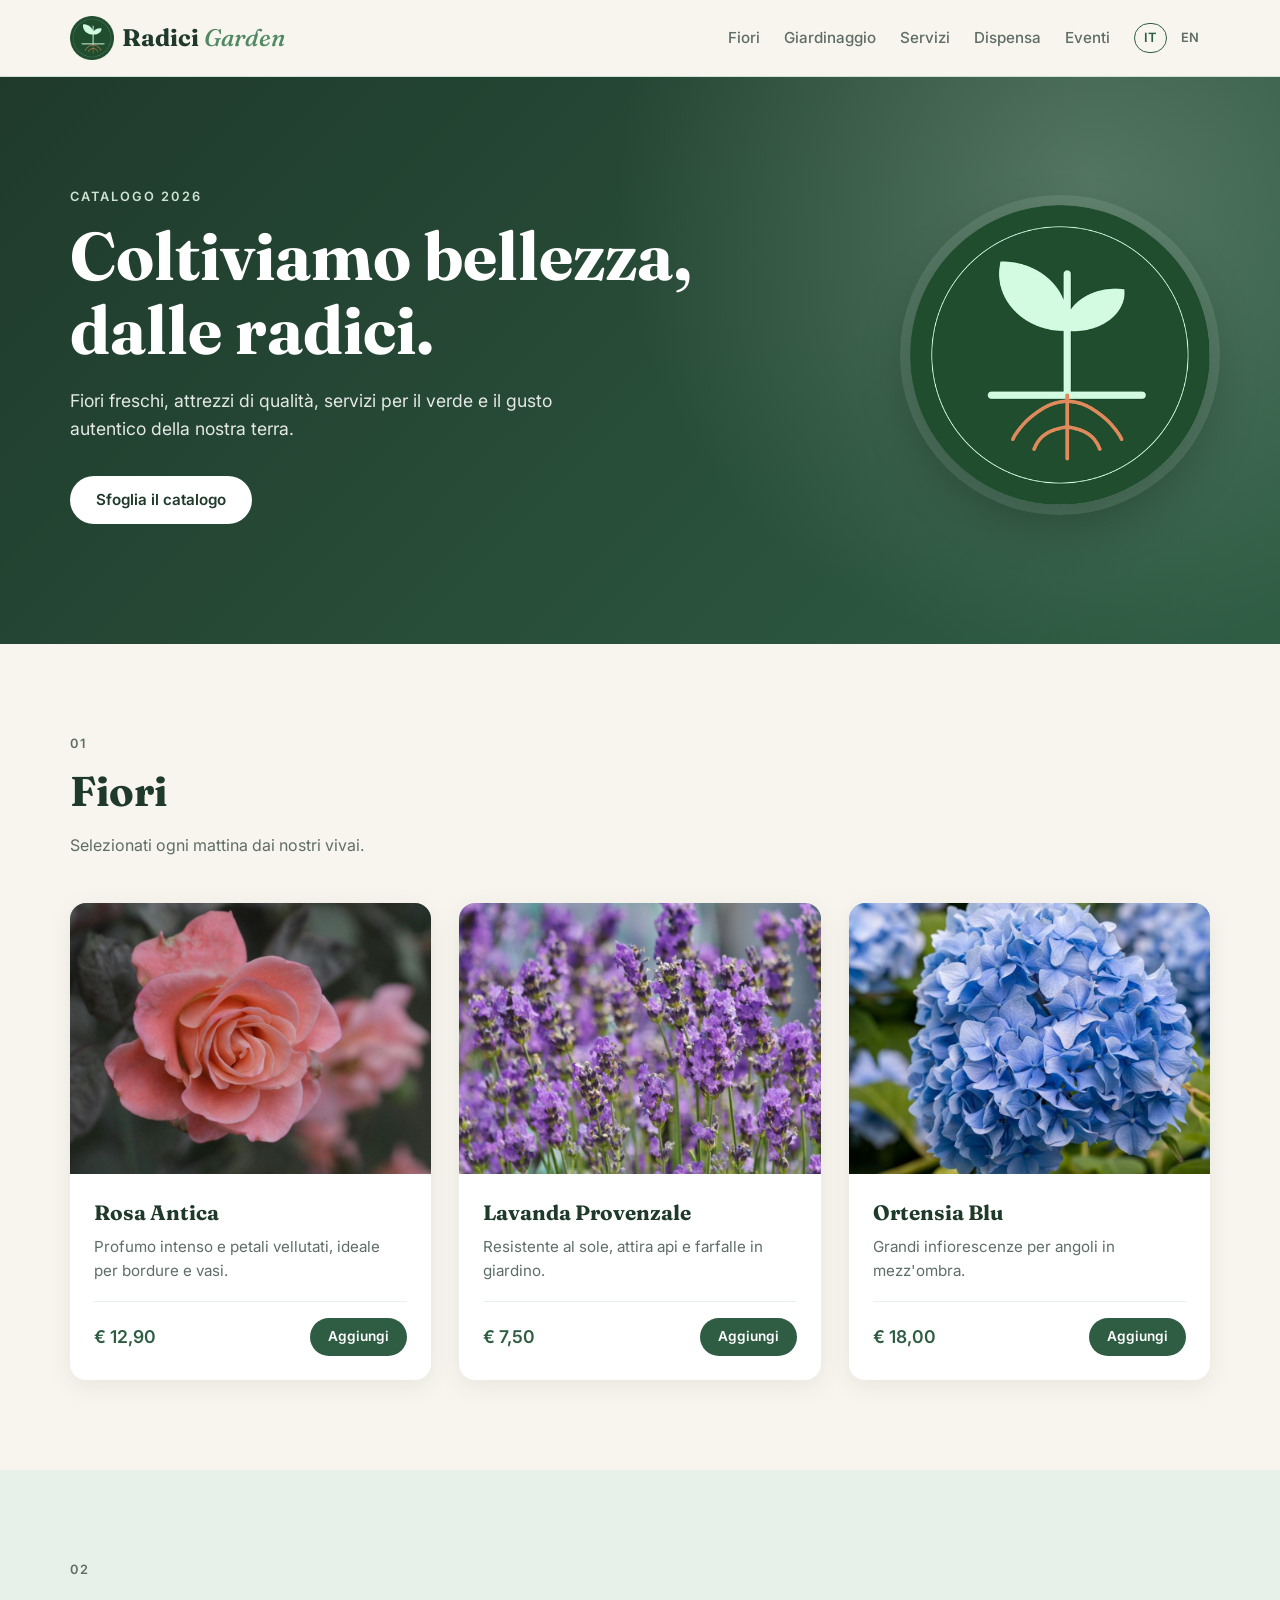
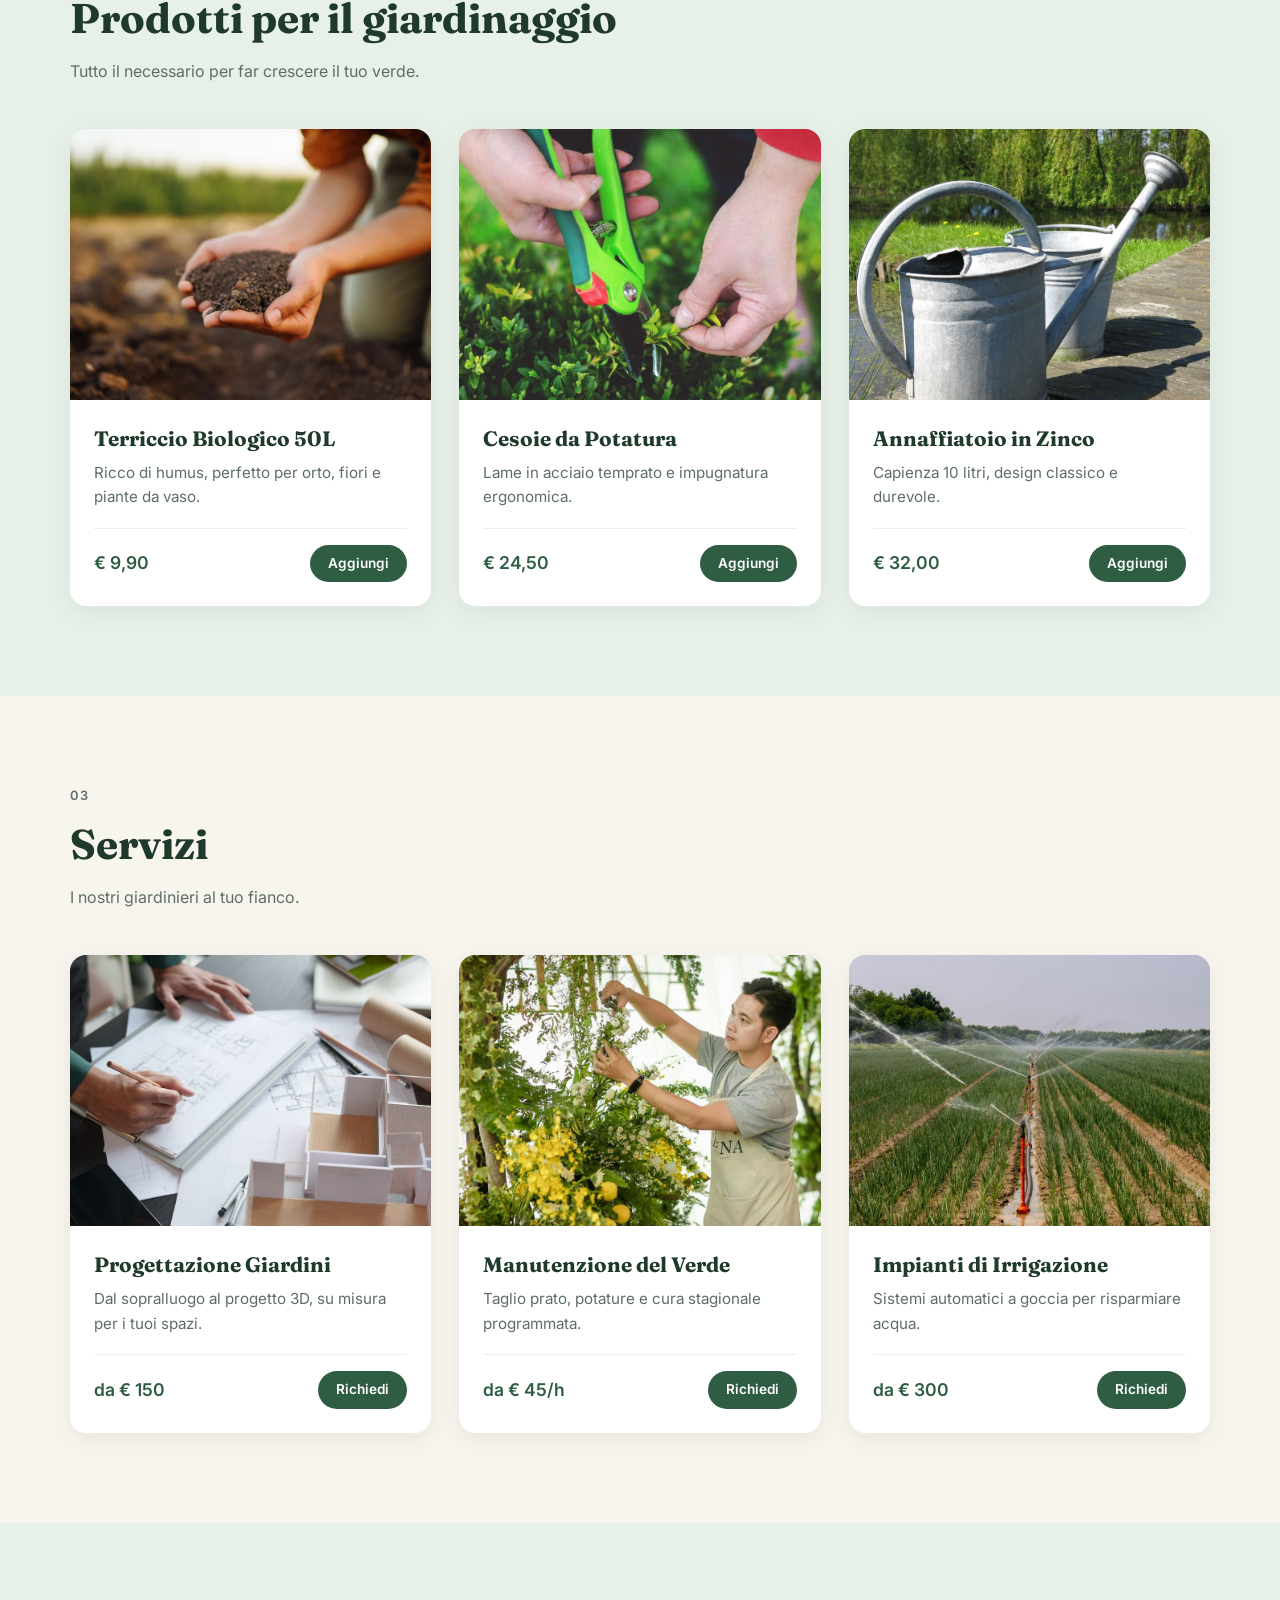
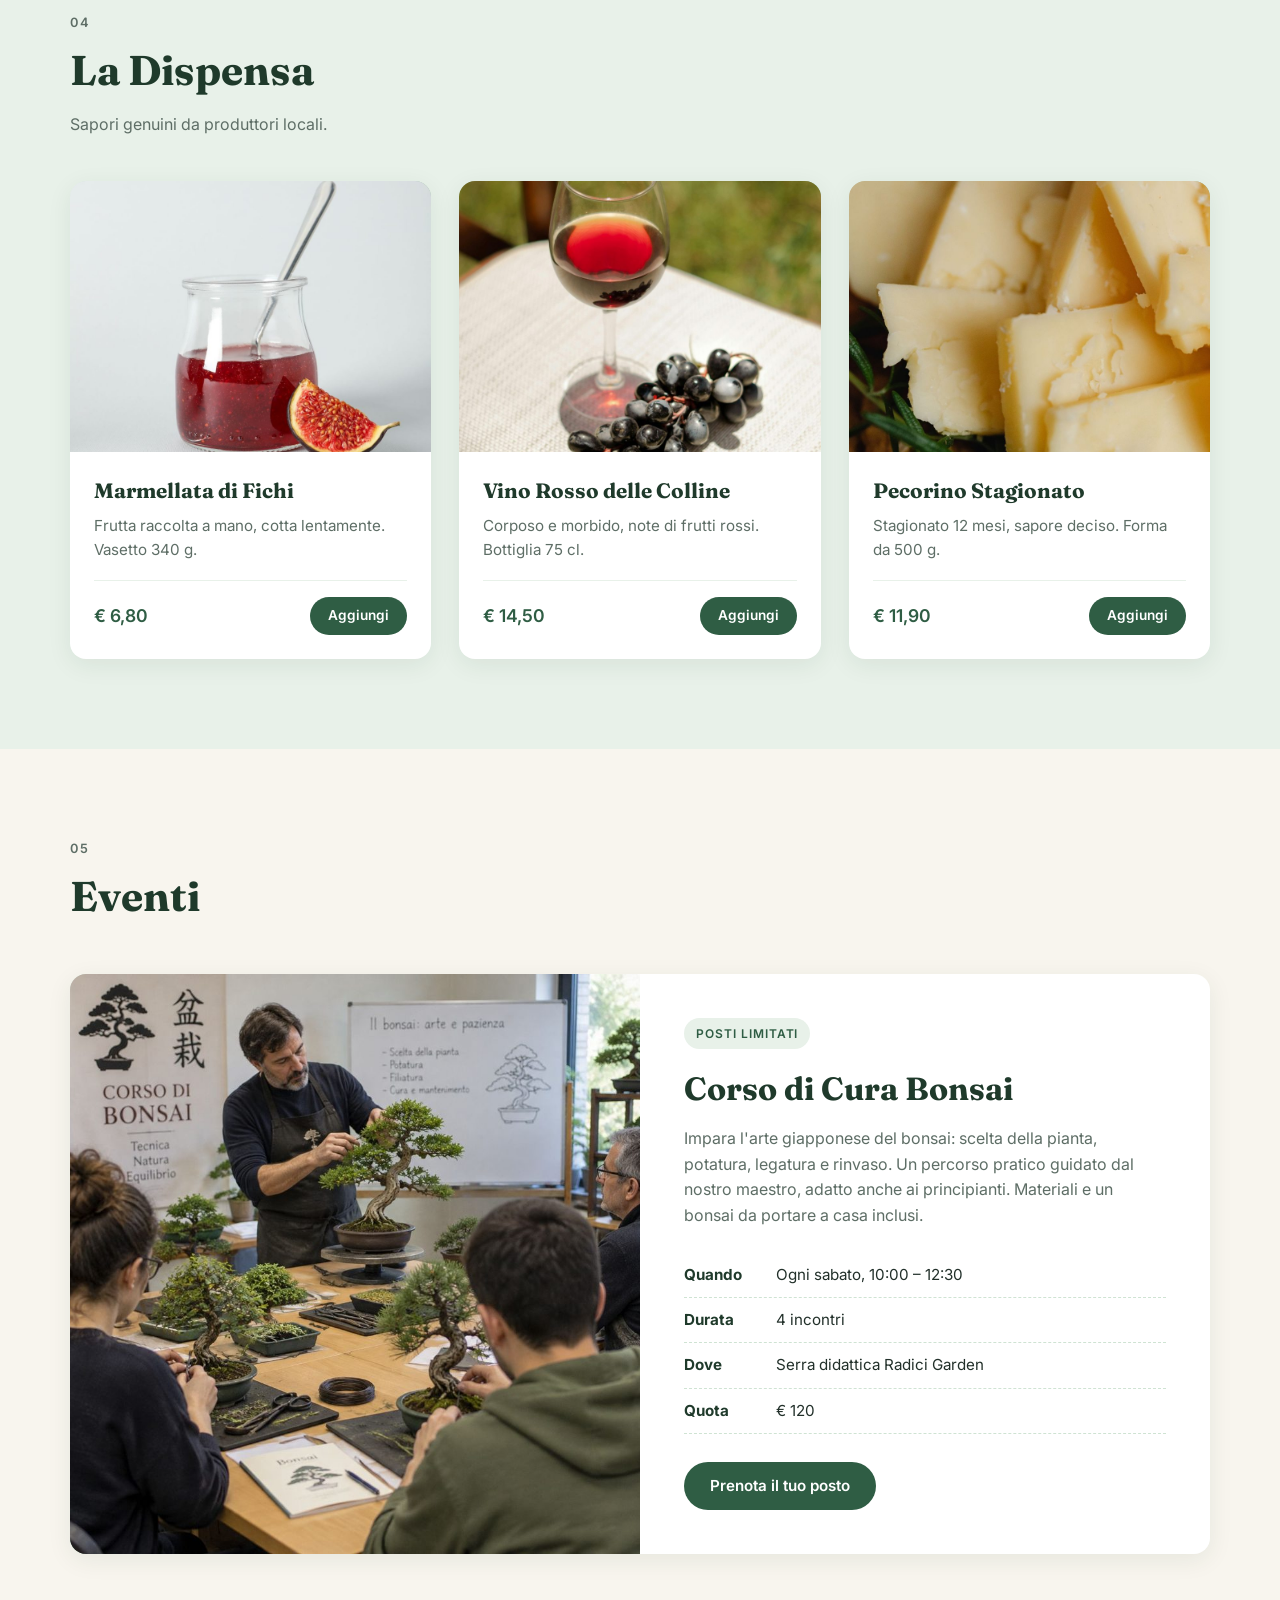
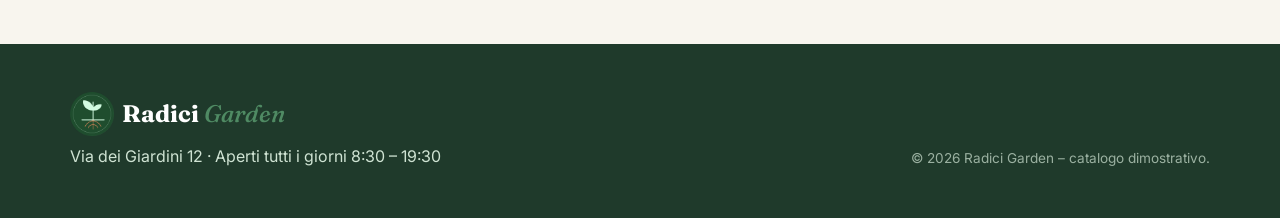
<file: index.html>
<!DOCTYPE html>
<html lang="it">
<head>
  <meta charset="UTF-8">
  <meta name="viewport" content="width=device-width, initial-scale=1.0">
  <title>Radici Garden – Catalogo</title>
  <meta name="description" content="Radici Garden: fiori, prodotti per il giardinaggio, servizi verdi, prodotti tipici ed eventi.">
  <link rel="preconnect" href="https://fonts.googleapis.com">
  <link rel="preconnect" href="https://fonts.gstatic.com" crossorigin>
  <link href="https://fonts.googleapis.com/css2?family=Fraunces:opsz,wght@9..144,500;9..144,700&family=Inter:wght@400;500;600&display=swap" rel="stylesheet">
  <link rel="icon" type="image/png" href="images/favicon.png">
  <link rel="alternate" hreflang="en" href="en/index.html">
  <link rel="stylesheet" href="style.css">
</head>
<body>

  <!-- HEADER -->
  <header class="site-header">
    <div class="container header-inner">
      <a href="#" class="logo">
        <img src="images/logo.png" alt="Logo Radici Garden" class="logo-img">
        <span>Radici <em>Garden</em></span>
      </a>
      <nav class="main-nav">
        <a href="#fiori">Fiori</a>
        <a href="#giardinaggio">Giardinaggio</a>
        <a href="#servizi">Servizi</a>
        <a href="#dispensa">Dispensa</a>
        <a href="#eventi">Eventi</a>
      </nav>
      <div class="lang-switch">
        <a href="index.html" class="active" aria-current="page">IT</a>
        <a href="en/index.html" hreflang="en" lang="en">EN</a>
      </div>
    </div>
  </header>

  <!-- HERO -->
  <section class="hero">
    <div class="container hero-inner">
      <div class="hero-copy">
        <p class="eyebrow">Catalogo 2026</p>
        <h1>Coltiviamo bellezza,<br>dalle radici.</h1>
        <p class="hero-text">Fiori freschi, attrezzi di qualità, servizi per il verde e il gusto autentico della nostra terra.</p>
        <a href="#fiori" class="btn btn-light">Sfoglia il catalogo</a>
      </div>
      <img src="images/logo.png" alt="" class="hero-logo">
    </div>
  </section>

  <main>

    <!-- FIORI -->
    <section id="fiori" class="section">
      <div class="container">
        <div class="section-head">
          <p class="eyebrow">01</p>
          <h2>Fiori</h2>
          <p>Selezionati ogni mattina dai nostri vivai.</p>
        </div>
        <div class="grid">
          <article class="card">
            <div class="card-media"><img src="images/rosa.jpg" alt="Rosa antica" onerror="this.remove()"></div>
            <div class="card-body">
              <h3>Rosa Antica</h3>
              <p>Profumo intenso e petali vellutati, ideale per bordure e vasi.</p>
              <div class="card-foot"><span class="price">€ 12,90</span><a href="#" class="btn btn-sm">Aggiungi</a></div>
            </div>
          </article>
          <article class="card">
            <div class="card-media"><img src="images/lavanda.jpg" alt="Lavanda" onerror="this.remove()"></div>
            <div class="card-body">
              <h3>Lavanda Provenzale</h3>
              <p>Resistente al sole, attira api e farfalle in giardino.</p>
              <div class="card-foot"><span class="price">€ 7,50</span><a href="#" class="btn btn-sm">Aggiungi</a></div>
            </div>
          </article>
          <article class="card">
            <div class="card-media"><img src="images/ortensia.jpg" alt="Ortensia" onerror="this.remove()"></div>
            <div class="card-body">
              <h3>Ortensia Blu</h3>
              <p>Grandi infiorescenze per angoli in mezz'ombra.</p>
              <div class="card-foot"><span class="price">€ 18,00</span><a href="#" class="btn btn-sm">Aggiungi</a></div>
            </div>
          </article>
        </div>
      </div>
    </section>

    <!-- GIARDINAGGIO -->
    <section id="giardinaggio" class="section section-alt">
      <div class="container">
        <div class="section-head">
          <p class="eyebrow">02</p>
          <h2>Prodotti per il giardinaggio</h2>
          <p>Tutto il necessario per far crescere il tuo verde.</p>
        </div>
        <div class="grid">
          <article class="card">
            <div class="card-media"><img src="images/terriccio.jpg" alt="Terriccio biologico" onerror="this.remove()"></div>
            <div class="card-body">
              <h3>Terriccio Biologico 50L</h3>
              <p>Ricco di humus, perfetto per orto, fiori e piante da vaso.</p>
              <div class="card-foot"><span class="price">€ 9,90</span><a href="#" class="btn btn-sm">Aggiungi</a></div>
            </div>
          </article>
          <article class="card">
            <div class="card-media"><img src="images/cesoie.jpg" alt="Cesoie da potatura" onerror="this.remove()"></div>
            <div class="card-body">
              <h3>Cesoie da Potatura</h3>
              <p>Lame in acciaio temprato e impugnatura ergonomica.</p>
              <div class="card-foot"><span class="price">€ 24,50</span><a href="#" class="btn btn-sm">Aggiungi</a></div>
            </div>
          </article>
          <article class="card">
            <div class="card-media"><img src="images/annaffiatoio.jpg" alt="Annaffiatoio in zinco" onerror="this.remove()"></div>
            <div class="card-body">
              <h3>Annaffiatoio in Zinco</h3>
              <p>Capienza 10 litri, design classico e durevole.</p>
              <div class="card-foot"><span class="price">€ 32,00</span><a href="#" class="btn btn-sm">Aggiungi</a></div>
            </div>
          </article>
        </div>
      </div>
    </section>

    <!-- SERVIZI -->
    <section id="servizi" class="section">
      <div class="container">
        <div class="section-head">
          <p class="eyebrow">03</p>
          <h2>Servizi</h2>
          <p>I nostri giardinieri al tuo fianco.</p>
        </div>
        <div class="grid">
          <article class="card">
            <div class="card-media"><img src="images/progettazione.jpg" alt="Progettazione giardini" onerror="this.remove()"></div>
            <div class="card-body">
              <h3>Progettazione Giardini</h3>
              <p>Dal sopralluogo al progetto 3D, su misura per i tuoi spazi.</p>
              <div class="card-foot"><span class="price">da € 150</span><a href="#" class="btn btn-sm">Richiedi</a></div>
            </div>
          </article>
          <article class="card">
            <div class="card-media"><img src="images/manutenzione.jpg" alt="Manutenzione del verde" onerror="this.remove()"></div>
            <div class="card-body">
              <h3>Manutenzione del Verde</h3>
              <p>Taglio prato, potature e cura stagionale programmata.</p>
              <div class="card-foot"><span class="price">da € 45/h</span><a href="#" class="btn btn-sm">Richiedi</a></div>
            </div>
          </article>
          <article class="card">
            <div class="card-media"><img src="images/irrigazione.jpg" alt="Impianti di irrigazione" onerror="this.remove()"></div>
            <div class="card-body">
              <h3>Impianti di Irrigazione</h3>
              <p>Sistemi automatici a goccia per risparmiare acqua.</p>
              <div class="card-foot"><span class="price">da € 300</span><a href="#" class="btn btn-sm">Richiedi</a></div>
            </div>
          </article>
        </div>
      </div>
    </section>

    <!-- DISPENSA -->
    <section id="dispensa" class="section section-alt">
      <div class="container">
        <div class="section-head">
          <p class="eyebrow">04</p>
          <h2>La Dispensa</h2>
          <p>Sapori genuini da produttori locali.</p>
        </div>
        <div class="grid">
          <article class="card">
            <div class="card-media"><img src="images/marmellata.jpg" alt="Marmellata di fichi" onerror="this.remove()"></div>
            <div class="card-body">
              <h3>Marmellata di Fichi</h3>
              <p>Frutta raccolta a mano, cotta lentamente. Vasetto 340 g.</p>
              <div class="card-foot"><span class="price">€ 6,80</span><a href="#" class="btn btn-sm">Aggiungi</a></div>
            </div>
          </article>
          <article class="card">
            <div class="card-media"><img src="images/vino.jpg" alt="Vino rosso" onerror="this.remove()"></div>
            <div class="card-body">
              <h3>Vino Rosso delle Colline</h3>
              <p>Corposo e morbido, note di frutti rossi. Bottiglia 75 cl.</p>
              <div class="card-foot"><span class="price">€ 14,50</span><a href="#" class="btn btn-sm">Aggiungi</a></div>
            </div>
          </article>
          <article class="card">
            <div class="card-media"><img src="images/formaggio.jpg" alt="Formaggio stagionato" onerror="this.remove()"></div>
            <div class="card-body">
              <h3>Pecorino Stagionato</h3>
              <p>Stagionato 12 mesi, sapore deciso. Forma da 500 g.</p>
              <div class="card-foot"><span class="price">€ 11,90</span><a href="#" class="btn btn-sm">Aggiungi</a></div>
            </div>
          </article>
        </div>
      </div>
    </section>

    <!-- EVENTO -->
    <section id="eventi" class="section">
      <div class="container">
        <div class="section-head">
          <p class="eyebrow">05</p>
          <h2>Eventi</h2>
        </div>
        <article class="event">
          <div class="event-media"><img src="images/bonsai.jpg" alt="Corso di cura bonsai" onerror="this.remove()"></div>
          <div class="event-body">
            <span class="badge">Posti limitati</span>
            <h3>Corso di Cura Bonsai</h3>
            <p>Impara l'arte giapponese del bonsai: scelta della pianta, potatura, legatura e rinvaso. Un percorso pratico guidato dal nostro maestro, adatto anche ai principianti. Materiali e un bonsai da portare a casa inclusi.</p>
            <ul class="event-info">
              <li><strong>Quando</strong> Ogni sabato, 10:00 – 12:30</li>
              <li><strong>Durata</strong> 4 incontri</li>
              <li><strong>Dove</strong> Serra didattica Radici Garden</li>
              <li><strong>Quota</strong> € 120</li>
            </ul>
            <a href="#" class="btn">Prenota il tuo posto</a>
          </div>
        </article>
      </div>
    </section>

  </main>

  <!-- FOOTER -->
  <footer class="site-footer">
    <div class="container footer-inner">
      <div>
        <a href="#" class="logo logo-footer"><img src="images/logo.png" alt="" class="logo-img"><span>Radici <em>Garden</em></span></a>
        <p>Via dei Giardini 12 · Aperti tutti i giorni 8:30 – 19:30</p>
      </div>
      <p class="small">© 2026 Radici Garden – catalogo dimostrativo.</p>
    </div>
  </footer>

</body>
</html>
</file>
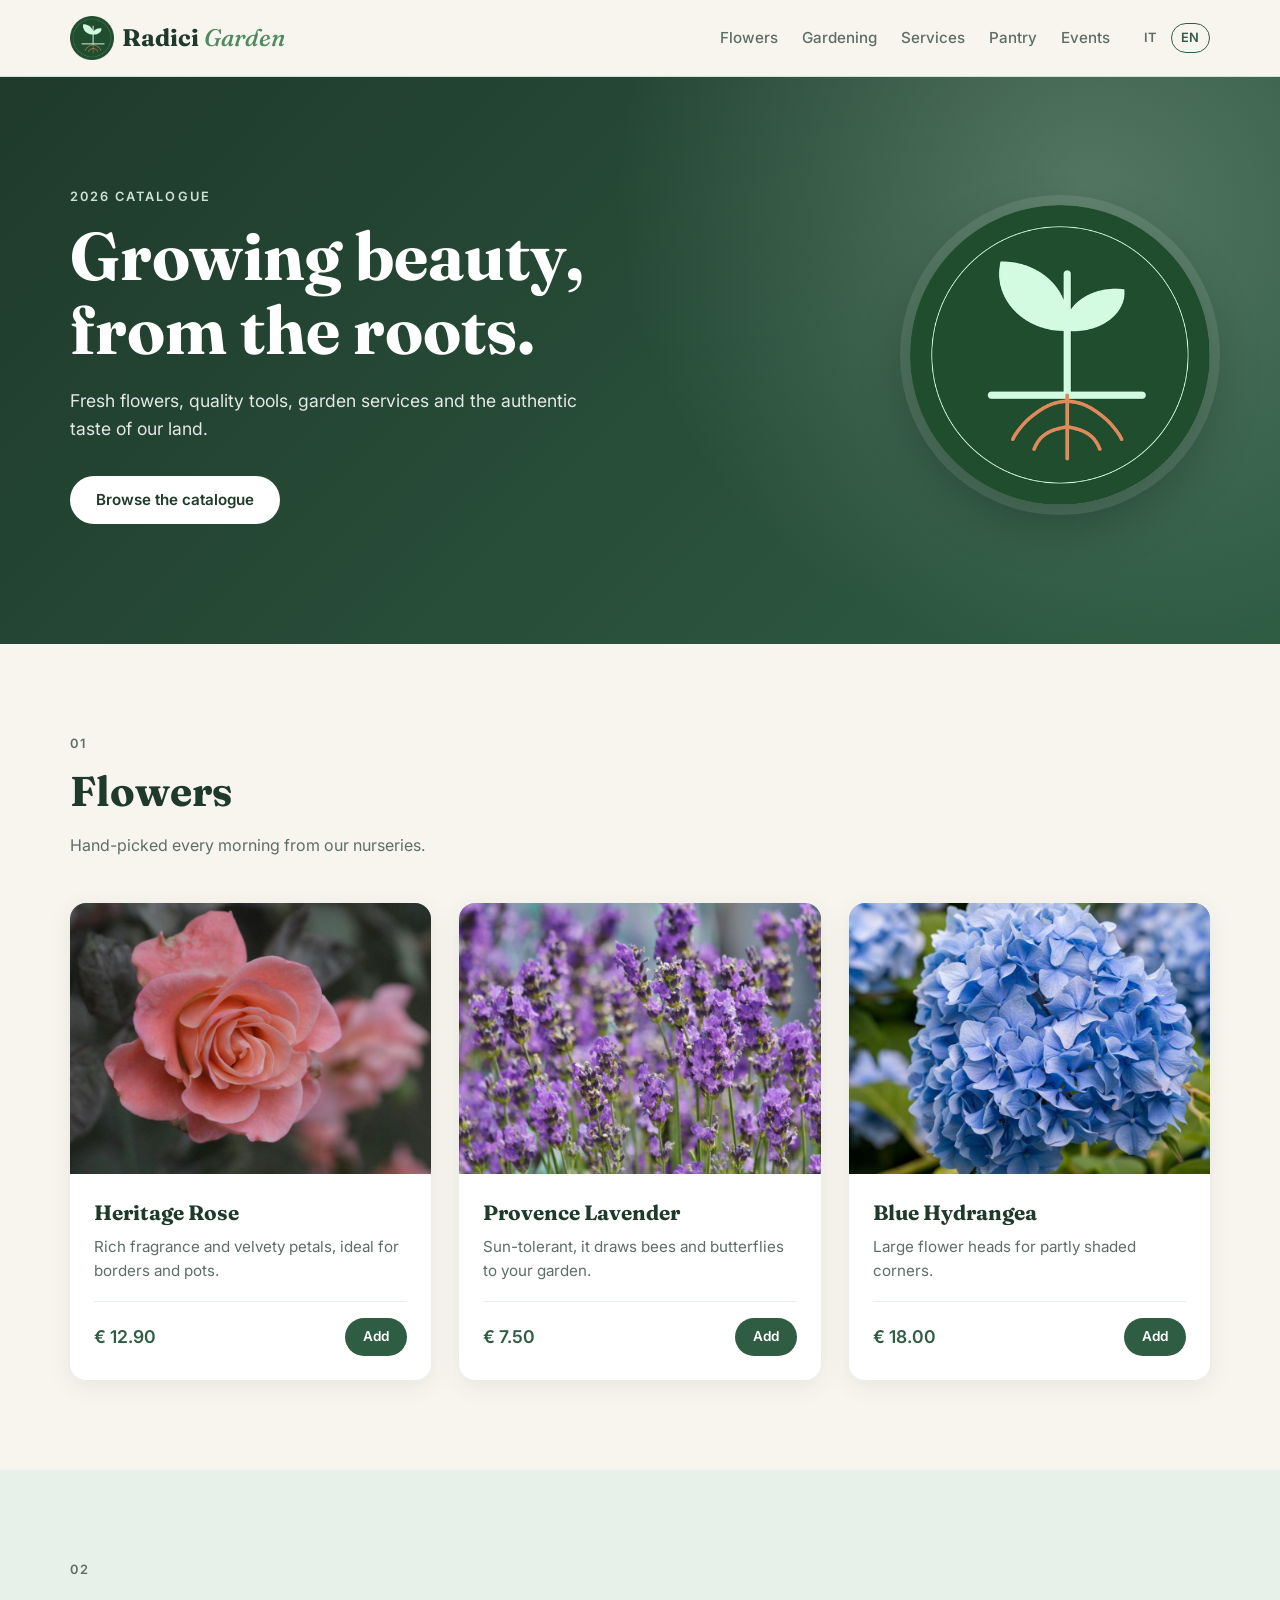
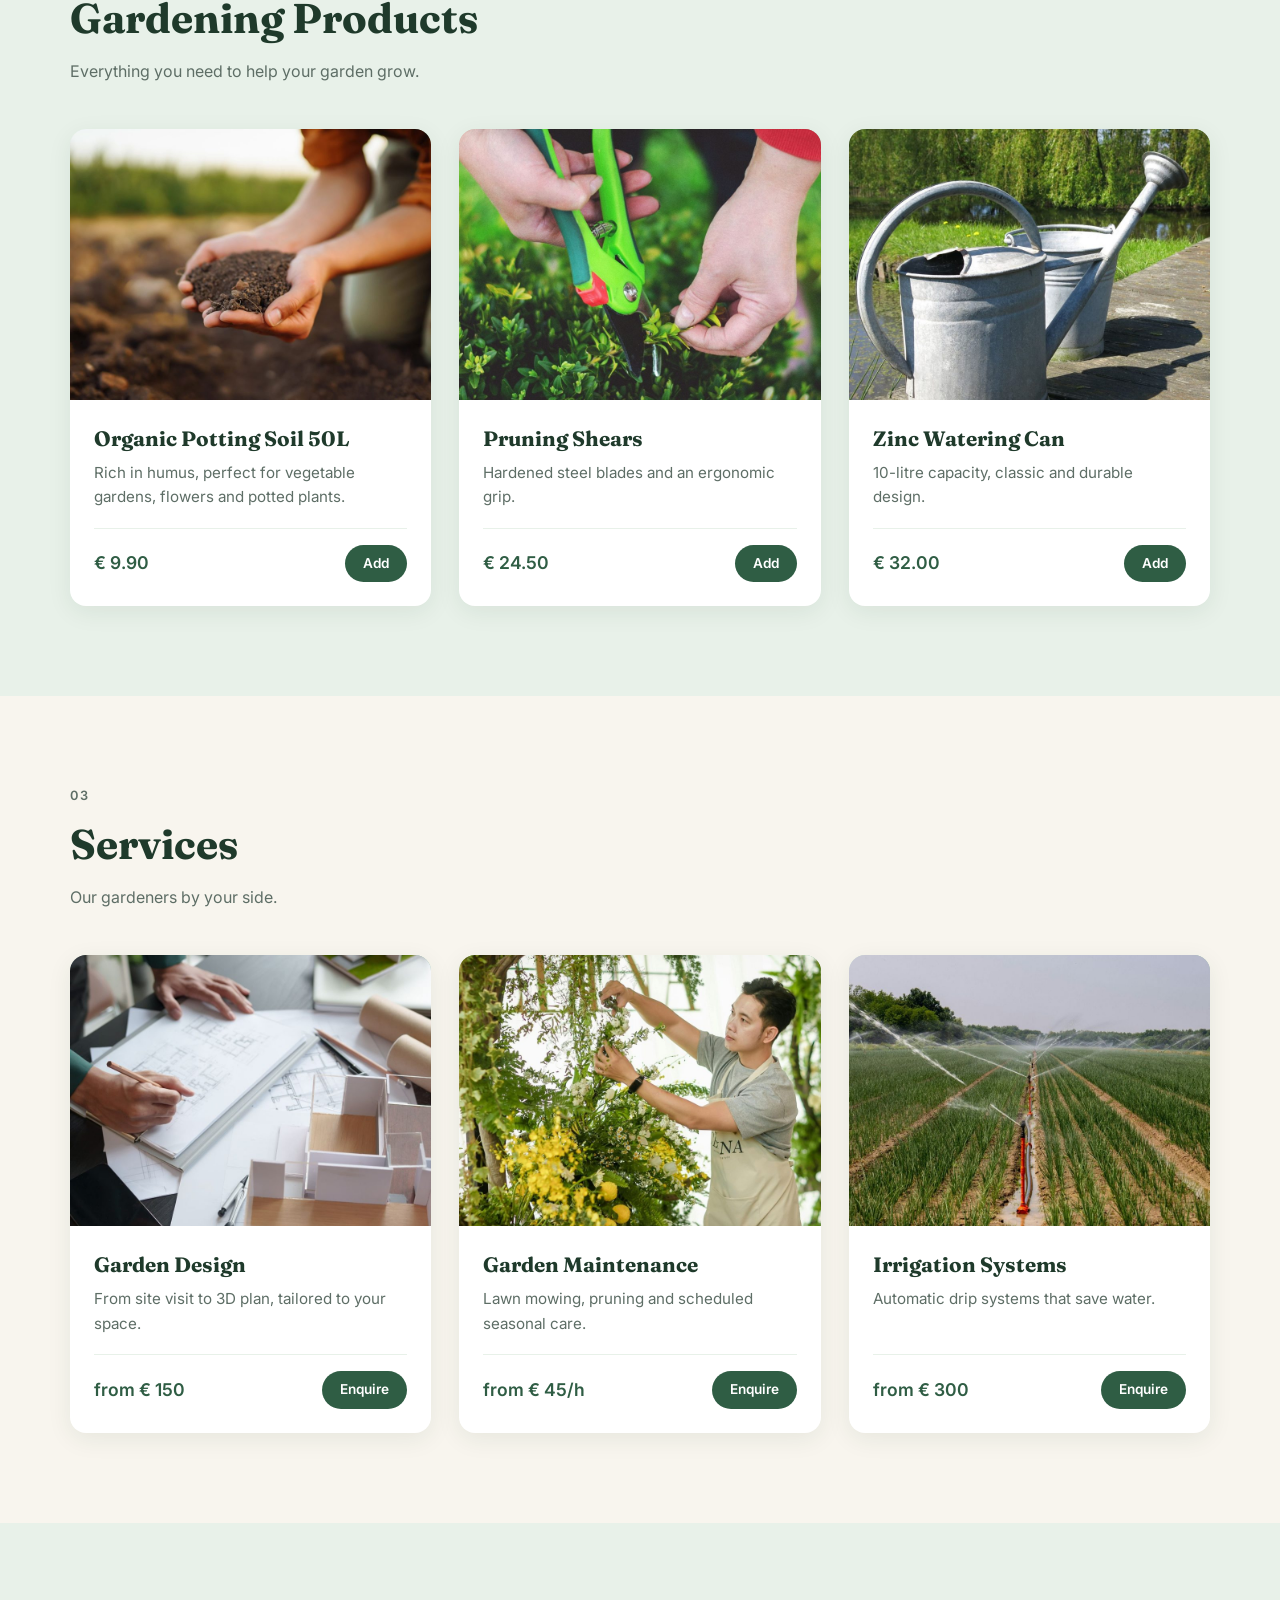
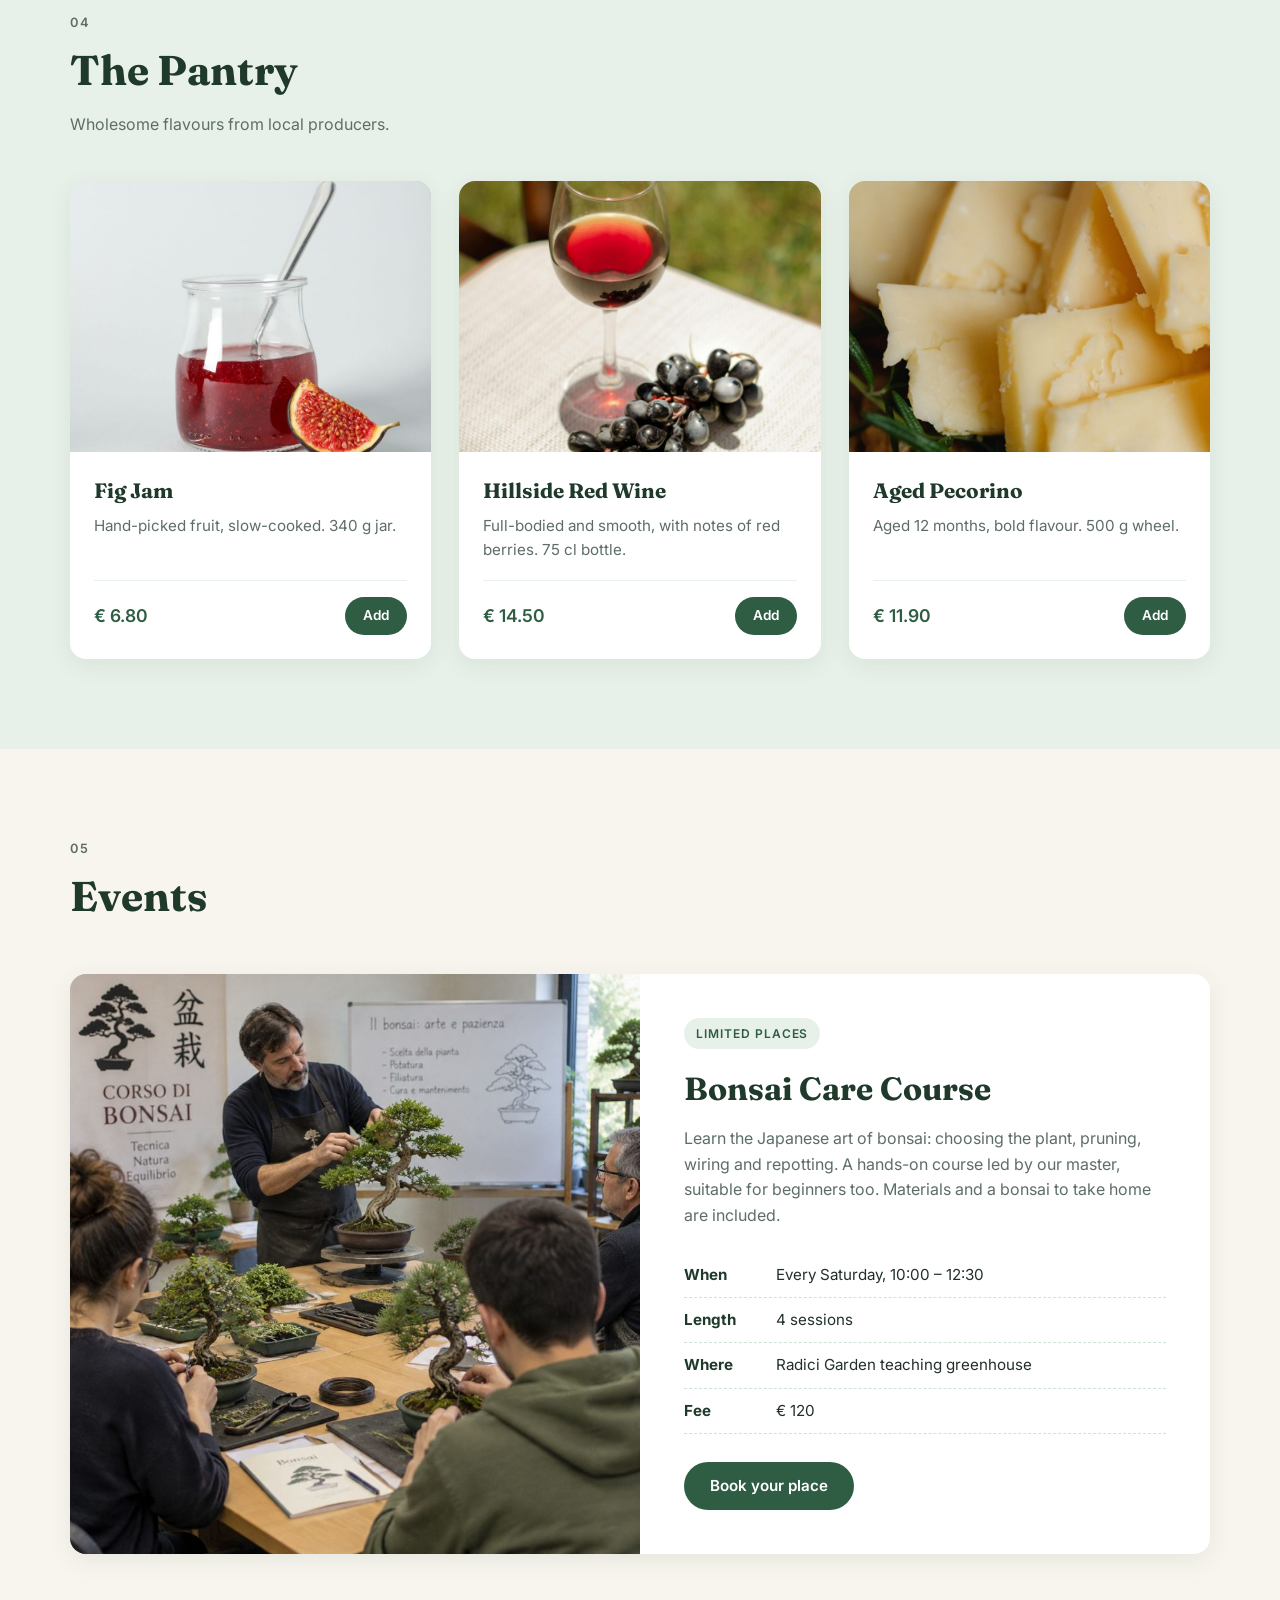
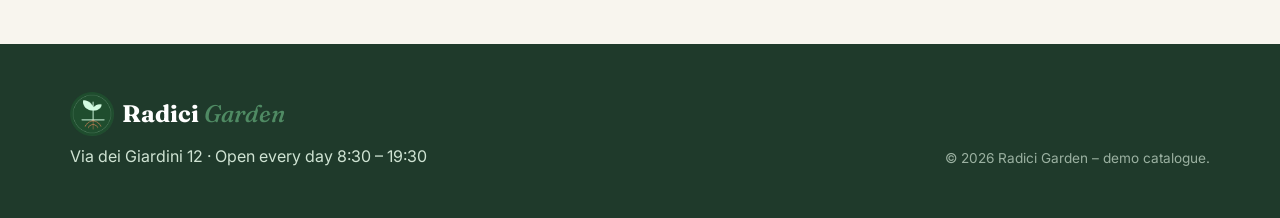
<file: en/index.html>
<!DOCTYPE html>
<html lang="en">
<head>
  <meta charset="UTF-8">
  <meta name="viewport" content="width=device-width, initial-scale=1.0">
  <title>Radici Garden – Catalogue</title>
  <meta name="description" content="Radici Garden: flowers, gardening products, garden services, local specialties and events.">
  <link rel="preconnect" href="https://fonts.googleapis.com">
  <link rel="preconnect" href="https://fonts.gstatic.com" crossorigin>
  <link href="https://fonts.googleapis.com/css2?family=Fraunces:opsz,wght@9..144,500;9..144,700&family=Inter:wght@400;500;600&display=swap" rel="stylesheet">
  <link rel="icon" type="image/png" href="../images/favicon.png">
  <link rel="alternate" hreflang="it" href="../index.html">
  <link rel="stylesheet" href="../style.css">
</head>
<body>

  <!-- HEADER -->
  <header class="site-header">
    <div class="container header-inner">
      <a href="#" class="logo">
        <img src="../images/logo.png" alt="Radici Garden logo" class="logo-img">
        <span>Radici <em>Garden</em></span>
      </a>
      <nav class="main-nav">
        <a href="#flowers">Flowers</a>
        <a href="#gardening">Gardening</a>
        <a href="#services">Services</a>
        <a href="#pantry">Pantry</a>
        <a href="#events">Events</a>
      </nav>
      <div class="lang-switch">
        <a href="../index.html" hreflang="it" lang="it">IT</a>
        <a href="index.html" class="active" aria-current="page">EN</a>
      </div>
    </div>
  </header>

  <!-- HERO -->
  <section class="hero">
    <div class="container hero-inner">
      <div class="hero-copy">
        <p class="eyebrow">2026 Catalogue</p>
        <h1>Growing beauty,<br>from the roots.</h1>
        <p class="hero-text">Fresh flowers, quality tools, garden services and the authentic taste of our land.</p>
        <a href="#flowers" class="btn btn-light">Browse the catalogue</a>
      </div>
      <img src="../images/logo.png" alt="" class="hero-logo">
    </div>
  </section>

  <main>

    <!-- FLOWERS -->
    <section id="flowers" class="section">
      <div class="container">
        <div class="section-head">
          <p class="eyebrow">01</p>
          <h2>Flowers</h2>
          <p>Hand-picked every morning from our nurseries.</p>
        </div>
        <div class="grid">
          <article class="card">
            <div class="card-media"><img src="../images/rosa.jpg" alt="Heritage rose" onerror="this.remove()"></div>
            <div class="card-body">
              <h3>Heritage Rose</h3>
              <p>Rich fragrance and velvety petals, ideal for borders and pots.</p>
              <div class="card-foot"><span class="price">€ 12.90</span><a href="#" class="btn btn-sm">Add</a></div>
            </div>
          </article>
          <article class="card">
            <div class="card-media"><img src="../images/lavanda.jpg" alt="Lavender" onerror="this.remove()"></div>
            <div class="card-body">
              <h3>Provence Lavender</h3>
              <p>Sun-tolerant, it draws bees and butterflies to your garden.</p>
              <div class="card-foot"><span class="price">€ 7.50</span><a href="#" class="btn btn-sm">Add</a></div>
            </div>
          </article>
          <article class="card">
            <div class="card-media"><img src="../images/ortensia.jpg" alt="Hydrangea" onerror="this.remove()"></div>
            <div class="card-body">
              <h3>Blue Hydrangea</h3>
              <p>Large flower heads for partly shaded corners.</p>
              <div class="card-foot"><span class="price">€ 18.00</span><a href="#" class="btn btn-sm">Add</a></div>
            </div>
          </article>
        </div>
      </div>
    </section>

    <!-- GARDENING -->
    <section id="gardening" class="section section-alt">
      <div class="container">
        <div class="section-head">
          <p class="eyebrow">02</p>
          <h2>Gardening Products</h2>
          <p>Everything you need to help your garden grow.</p>
        </div>
        <div class="grid">
          <article class="card">
            <div class="card-media"><img src="../images/terriccio.jpg" alt="Organic potting soil" onerror="this.remove()"></div>
            <div class="card-body">
              <h3>Organic Potting Soil 50L</h3>
              <p>Rich in humus, perfect for vegetable gardens, flowers and potted plants.</p>
              <div class="card-foot"><span class="price">€ 9.90</span><a href="#" class="btn btn-sm">Add</a></div>
            </div>
          </article>
          <article class="card">
            <div class="card-media"><img src="../images/cesoie.jpg" alt="Pruning shears" onerror="this.remove()"></div>
            <div class="card-body">
              <h3>Pruning Shears</h3>
              <p>Hardened steel blades and an ergonomic grip.</p>
              <div class="card-foot"><span class="price">€ 24.50</span><a href="#" class="btn btn-sm">Add</a></div>
            </div>
          </article>
          <article class="card">
            <div class="card-media"><img src="../images/annaffiatoio.jpg" alt="Zinc watering can" onerror="this.remove()"></div>
            <div class="card-body">
              <h3>Zinc Watering Can</h3>
              <p>10-litre capacity, classic and durable design.</p>
              <div class="card-foot"><span class="price">€ 32.00</span><a href="#" class="btn btn-sm">Add</a></div>
            </div>
          </article>
        </div>
      </div>
    </section>

    <!-- SERVICES -->
    <section id="services" class="section">
      <div class="container">
        <div class="section-head">
          <p class="eyebrow">03</p>
          <h2>Services</h2>
          <p>Our gardeners by your side.</p>
        </div>
        <div class="grid">
          <article class="card">
            <div class="card-media"><img src="../images/progettazione.jpg" alt="Garden design" onerror="this.remove()"></div>
            <div class="card-body">
              <h3>Garden Design</h3>
              <p>From site visit to 3D plan, tailored to your space.</p>
              <div class="card-foot"><span class="price">from € 150</span><a href="#" class="btn btn-sm">Enquire</a></div>
            </div>
          </article>
          <article class="card">
            <div class="card-media"><img src="../images/manutenzione.jpg" alt="Garden maintenance" onerror="this.remove()"></div>
            <div class="card-body">
              <h3>Garden Maintenance</h3>
              <p>Lawn mowing, pruning and scheduled seasonal care.</p>
              <div class="card-foot"><span class="price">from € 45/h</span><a href="#" class="btn btn-sm">Enquire</a></div>
            </div>
          </article>
          <article class="card">
            <div class="card-media"><img src="../images/irrigazione.jpg" alt="Irrigation systems" onerror="this.remove()"></div>
            <div class="card-body">
              <h3>Irrigation Systems</h3>
              <p>Automatic drip systems that save water.</p>
              <div class="card-foot"><span class="price">from € 300</span><a href="#" class="btn btn-sm">Enquire</a></div>
            </div>
          </article>
        </div>
      </div>
    </section>

    <!-- PANTRY -->
    <section id="pantry" class="section section-alt">
      <div class="container">
        <div class="section-head">
          <p class="eyebrow">04</p>
          <h2>The Pantry</h2>
          <p>Wholesome flavours from local producers.</p>
        </div>
        <div class="grid">
          <article class="card">
            <div class="card-media"><img src="../images/marmellata.jpg" alt="Fig jam" onerror="this.remove()"></div>
            <div class="card-body">
              <h3>Fig Jam</h3>
              <p>Hand-picked fruit, slow-cooked. 340 g jar.</p>
              <div class="card-foot"><span class="price">€ 6.80</span><a href="#" class="btn btn-sm">Add</a></div>
            </div>
          </article>
          <article class="card">
            <div class="card-media"><img src="../images/vino.jpg" alt="Red wine" onerror="this.remove()"></div>
            <div class="card-body">
              <h3>Hillside Red Wine</h3>
              <p>Full-bodied and smooth, with notes of red berries. 75 cl bottle.</p>
              <div class="card-foot"><span class="price">€ 14.50</span><a href="#" class="btn btn-sm">Add</a></div>
            </div>
          </article>
          <article class="card">
            <div class="card-media"><img src="../images/formaggio.jpg" alt="Aged cheese" onerror="this.remove()"></div>
            <div class="card-body">
              <h3>Aged Pecorino</h3>
              <p>Aged 12 months, bold flavour. 500 g wheel.</p>
              <div class="card-foot"><span class="price">€ 11.90</span><a href="#" class="btn btn-sm">Add</a></div>
            </div>
          </article>
        </div>
      </div>
    </section>

    <!-- EVENTS -->
    <section id="events" class="section">
      <div class="container">
        <div class="section-head">
          <p class="eyebrow">05</p>
          <h2>Events</h2>
        </div>
        <article class="event">
          <div class="event-media"><img src="../images/bonsai.jpg" alt="Bonsai care course" onerror="this.remove()"></div>
          <div class="event-body">
            <span class="badge">Limited places</span>
            <h3>Bonsai Care Course</h3>
            <p>Learn the Japanese art of bonsai: choosing the plant, pruning, wiring and repotting. A hands-on course led by our master, suitable for beginners too. Materials and a bonsai to take home are included.</p>
            <ul class="event-info">
              <li><strong>When</strong> Every Saturday, 10:00 – 12:30</li>
              <li><strong>Length</strong> 4 sessions</li>
              <li><strong>Where</strong> Radici Garden teaching greenhouse</li>
              <li><strong>Fee</strong> € 120</li>
            </ul>
            <a href="#" class="btn">Book your place</a>
          </div>
        </article>
      </div>
    </section>

  </main>

  <!-- FOOTER -->
  <footer class="site-footer">
    <div class="container footer-inner">
      <div>
        <a href="#" class="logo logo-footer"><img src="../images/logo.png" alt="" class="logo-img"><span>Radici <em>Garden</em></span></a>
        <p>Via dei Giardini 12 · Open every day 8:30 – 19:30</p>
      </div>
      <p class="small">© 2026 Radici Garden – demo catalogue.</p>
    </div>
  </footer>

</body>
</html>
</file>
<file: style.css>
/* ==========================================================
   Radici Garden – Catalogo
   ========================================================== */

:root {
  --green-900: #1f3a2b;
  --green-700: #2f5d44;
  --green-500: #4f8a63;
  --green-200: #cfe3d3;
  --green-100: #e8f1e9;
  --cream:     #f8f5ee;
  --earth:     #a9784f;
  --text:      #22302a;
  --muted:     #5e6e66;
  --white:     #ffffff;

  --radius: 16px;
  --shadow: 0 6px 24px rgba(31, 58, 43, 0.08);
  --shadow-hover: 0 14px 34px rgba(31, 58, 43, 0.16);
  --font-title: "Fraunces", Georgia, serif;
  --font-body: "Inter", system-ui, sans-serif;
}

* { box-sizing: border-box; margin: 0; padding: 0; }

html { scroll-behavior: smooth; }

body {
  font-family: var(--font-body);
  color: var(--text);
  background: var(--cream);
  line-height: 1.6;
}

img { display: block; max-width: 100%; }
a { color: inherit; text-decoration: none; }

.container {
  width: min(1140px, 100% - 32px);
  margin-inline: auto;
}

/* ---------- Header ---------- */
.site-header {
  position: sticky;
  top: 0;
  z-index: 10;
  background: rgba(248, 245, 238, 0.92);
  backdrop-filter: blur(8px);
  border-bottom: 1px solid var(--green-200);
}

.header-inner {
  display: flex;
  align-items: center;
  justify-content: space-between;
  gap: 16px;
  padding: 16px 0;
}

.logo {
  display: flex;
  align-items: center;
  gap: 8px;
  font-family: var(--font-title);
  font-size: 1.5rem;
  font-weight: 700;
  color: var(--green-900);
}
.logo em { font-style: italic; color: var(--green-500); font-weight: 500; }
.logo-img { width: 44px; height: 44px; }

.hero-inner {
  display: flex;
  align-items: center;
  justify-content: space-between;
  gap: 40px;
}
.hero-logo {
  width: clamp(180px, 26vw, 300px);
  flex-shrink: 0;
  border-radius: 50%;
  box-shadow: 0 0 0 10px rgba(207, 227, 211, .12), 0 20px 50px rgba(0, 0, 0, .25);
}

.main-nav { display: flex; gap: 24px; flex-wrap: wrap; }
.main-nav a {
  font-weight: 500;
  font-size: 0.95rem;
  color: var(--muted);
  transition: color .2s;
}
.main-nav a:hover { color: var(--green-700); }

/* ---------- Language switch ---------- */
.lang-switch { display: flex; gap: 4px; margin-left: auto; }
.main-nav { margin-left: auto; }
.main-nav + .lang-switch { margin-left: 8px; }
.lang-switch a {
  font-weight: 600;
  font-size: 0.8rem;
  letter-spacing: .04em;
  padding: 4px 9px;
  border-radius: 999px;
  color: var(--muted);
  border: 1px solid transparent;
  transition: color .2s, border-color .2s;
}
.lang-switch a:hover { color: var(--green-700); }
.lang-switch a.active { color: var(--green-700); border-color: currentColor; }

/* ---------- Hero ---------- */
.hero {
  background:
    radial-gradient(circle at 85% 20%, rgba(207, 227, 211, .25), transparent 40%),
    linear-gradient(135deg, var(--green-900), var(--green-700));
  color: var(--white);
  padding: 110px 0 120px;
}
.hero h1 {
  font-family: var(--font-title);
  font-size: clamp(2.4rem, 6vw, 4.2rem);
  line-height: 1.1;
  margin: 12px 0 20px;
}
.hero-text { max-width: 520px; font-size: 1.1rem; opacity: .88; margin-bottom: 32px; }
.hero .eyebrow { color: var(--green-200); }

/* ---------- Buttons ---------- */
.btn {
  display: inline-block;
  background: var(--green-700);
  color: var(--white);
  padding: 12px 26px;
  border-radius: 999px;
  font-weight: 600;
  font-size: 0.95rem;
  transition: background .2s, transform .2s;
}
.btn:hover { background: var(--green-900); transform: translateY(-2px); }
.btn-light { background: var(--white); color: var(--green-900); }
.btn-light:hover { background: var(--green-100); }
.btn-sm { padding: 8px 18px; font-size: 0.85rem; }

/* ---------- Sections ---------- */
.section { padding: 90px 0; }
.section-alt { background: var(--green-100); }

.section-head { margin-bottom: 44px; max-width: 600px; }
.section-head h2 {
  font-family: var(--font-title);
  font-size: clamp(1.9rem, 4vw, 2.6rem);
  color: var(--green-900);
  margin: 4px 0 8px;
}
.section-head p { color: var(--muted); }

.eyebrow {
  font-size: 0.8rem;
  font-weight: 600;
  letter-spacing: .16em;
  text-transform: uppercase;
  color: var(--earth);
}

/* ---------- Cards ---------- */
.grid {
  display: grid;
  grid-template-columns: repeat(auto-fill, minmax(280px, 1fr));
  gap: 28px;
}

.card {
  background: var(--white);
  border-radius: var(--radius);
  overflow: hidden;
  box-shadow: var(--shadow);
  display: flex;
  flex-direction: column;
  transition: transform .25s, box-shadow .25s;
}
.card:hover { transform: translateY(-6px); box-shadow: var(--shadow-hover); }

/* Placeholder visibile finché non aggiungi le immagini in /images */
.card-media,
.event-media {
  position: relative;
  aspect-ratio: 4 / 3;
  background:
    repeating-linear-gradient(45deg, transparent 0 14px, rgba(255,255,255,.25) 14px 28px),
    linear-gradient(135deg, var(--green-200), var(--green-500));
  display: grid;
  place-items: center;
}
.card-media::before,
.event-media::before {
  content: "❦";
  font-size: 3rem;
  color: rgba(255, 255, 255, .85);
}
.card-media img,
.event-media img {
  position: absolute;
  inset: 0;
  width: 100%;
  height: 100%;
  object-fit: cover;
}

.card-body { padding: 22px 24px 24px; display: flex; flex-direction: column; flex: 1; }
.card-body h3 {
  font-family: var(--font-title);
  font-size: 1.3rem;
  color: var(--green-900);
  margin-bottom: 6px;
}
.card-body p { color: var(--muted); font-size: 0.95rem; flex: 1; }

.card-foot {
  display: flex;
  justify-content: space-between;
  align-items: center;
  margin-top: 18px;
  padding-top: 16px;
  border-top: 1px solid var(--green-100);
}
.price { font-weight: 600; font-size: 1.1rem; color: var(--green-700); }

/* ---------- Evento ---------- */
.event {
  display: grid;
  grid-template-columns: 1fr 1fr;
  background: var(--white);
  border-radius: var(--radius);
  overflow: hidden;
  box-shadow: var(--shadow);
}
.event-media { aspect-ratio: auto; min-height: 380px; }
.event-body { padding: 44px; }
.event-body h3 {
  font-family: var(--font-title);
  font-size: 2rem;
  color: var(--green-900);
  margin: 14px 0 12px;
}
.event-body > p { color: var(--muted); margin-bottom: 24px; }

.badge {
  display: inline-block;
  background: var(--green-100);
  color: var(--green-700);
  font-size: 0.75rem;
  font-weight: 600;
  letter-spacing: .08em;
  text-transform: uppercase;
  padding: 6px 12px;
  border-radius: 999px;
}

.event-info { list-style: none; margin-bottom: 28px; }
.event-info li {
  display: flex;
  gap: 12px;
  padding: 10px 0;
  border-bottom: 1px dashed var(--green-200);
  font-size: 0.95rem;
}
.event-info strong { min-width: 80px; color: var(--green-900); }

/* ---------- Footer ---------- */
.site-footer { background: var(--green-900); color: var(--green-200); padding: 48px 0; }
.footer-inner {
  display: flex;
  justify-content: space-between;
  align-items: flex-end;
  gap: 24px;
  flex-wrap: wrap;
}
.logo-footer { color: var(--white); margin-bottom: 8px; }
.small { font-size: 0.85rem; opacity: .7; }

/* ---------- Responsive ---------- */
@media (max-width: 820px) {
  .main-nav { display: none; }
  .event { grid-template-columns: 1fr; }
  .event-media { min-height: 240px; }
  .event-body { padding: 28px; }
  .section { padding: 64px 0; }
  .hero { padding: 80px 0 90px; }
  .hero-logo { display: none; }
}
</file>
